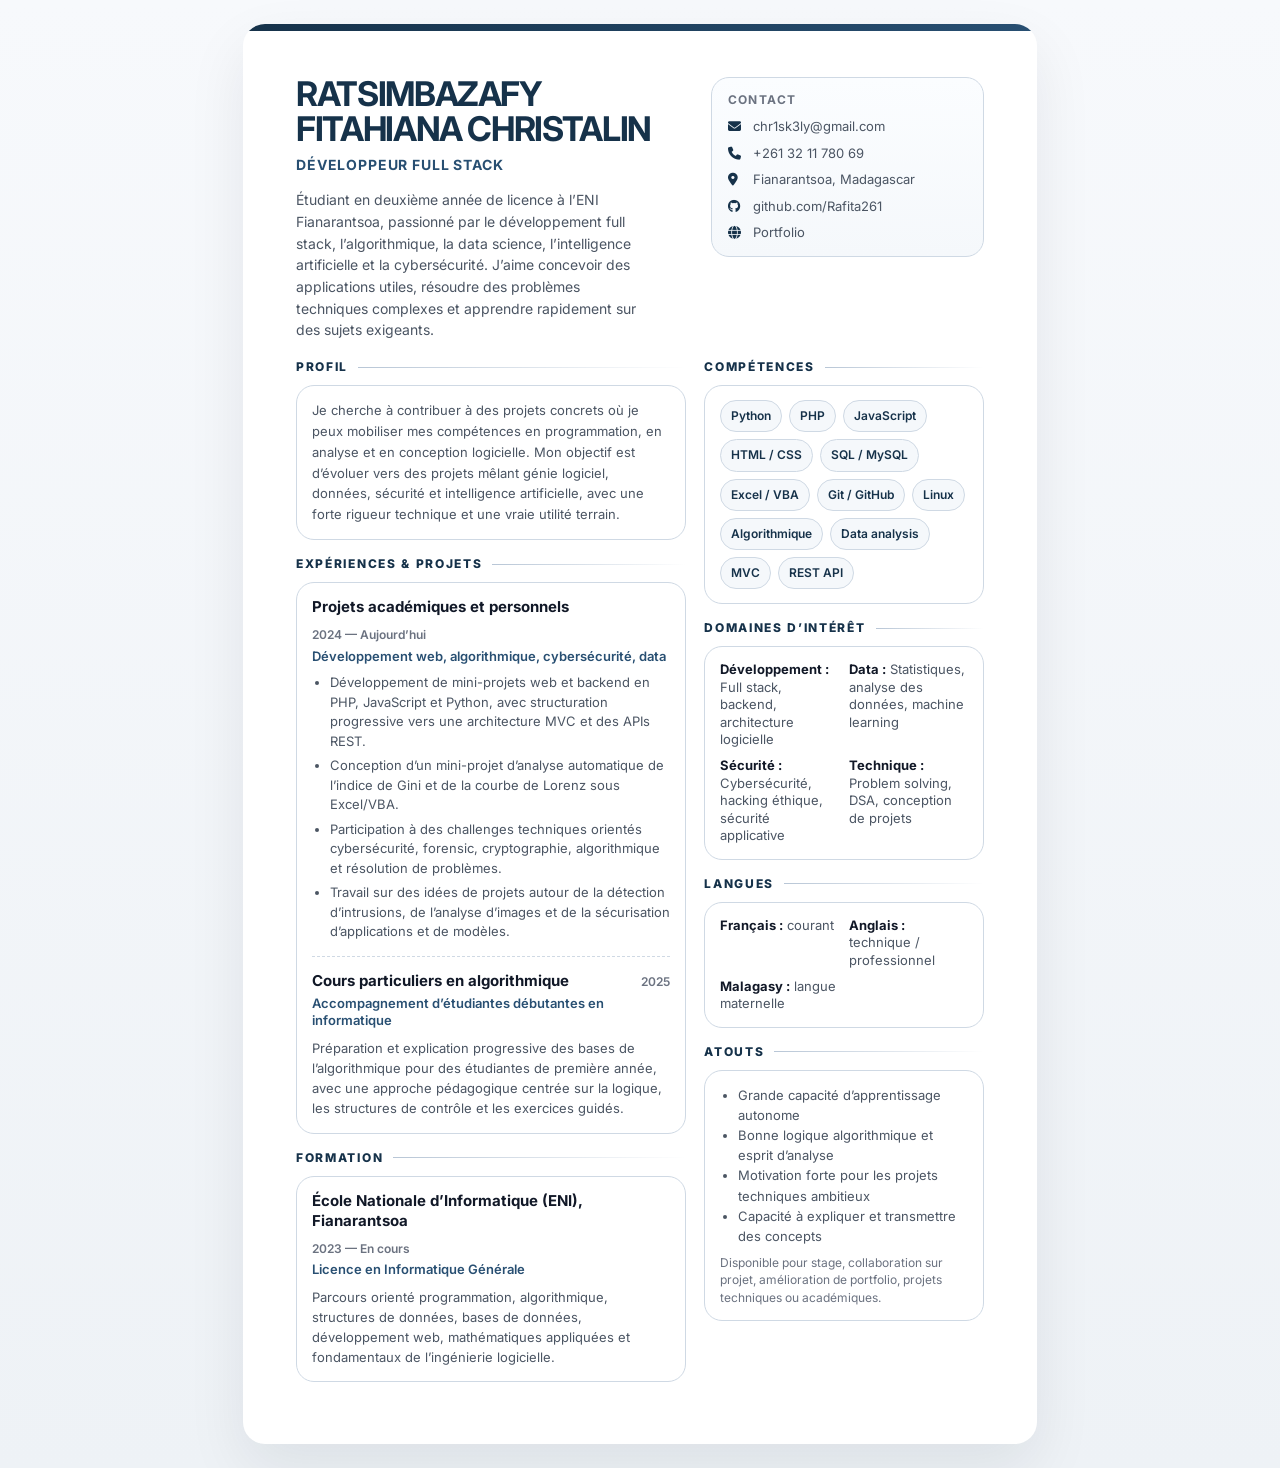
<file: CV.html>
<!DOCTYPE html>
<html lang="fr">
<head>
  <meta charset="UTF-8" />
  <meta name="viewport" content="width=device-width, initial-scale=1.0" />
  <title>CV — RATSIMBAZAFY Fitahiana Christalin</title>
  <link rel="preconnect" href="https://fonts.googleapis.com">
  <link rel="preconnect" href="https://fonts.gstatic.com" crossorigin>
  <link href="https://fonts.googleapis.com/css2?family=Inter:wght@400;500;600;700;800&display=swap" rel="stylesheet">
  <link rel="stylesheet" href="https://cdnjs.cloudflare.com/ajax/libs/font-awesome/6.5.2/css/all.min.css" />
  <style>
    :root {
      --paper: #ffffff;
      --bg: #eef2f6;
      --text: #111827;
      --muted: #4b5563;
      --soft: #6b7280;
      --line: #cfd9e4;
      --strong-line: #b8c6d6;
      --accent: #16324a;
      --accent-2: #284f72;
      --chip: #f5f8fb;
      --shadow: 0 24px 60px rgba(15, 23, 42, 0.08);
      --radius: 22px;
    }

    * {
      box-sizing: border-box;
    }

    html, body {
      margin: 0;
      padding: 0;
      background: linear-gradient(180deg, #f7f9fc 0%, var(--bg) 100%);
      color: var(--text);
      font-family: "Inter", system-ui, -apple-system, BlinkMacSystemFont, "Segoe UI", sans-serif;
      line-height: 1.35;
    }

    body {
      padding: 24px;
    }

    .page {
      width: 210mm;
      min-height: 297mm;
      margin: 0 auto;
      background: var(--paper);
      border-radius: var(--radius);
      box-shadow: var(--shadow);
      padding: 14mm 14mm 12mm;
      position: relative;
      overflow: hidden;
    }

    .page::before {
      content: "";
      position: absolute;
      inset: 0 0 auto 0;
      height: 7px;
      background: linear-gradient(90deg, var(--accent), var(--accent-2));
    }

    .header {
      display: grid;
      grid-template-columns: 1.45fr 1fr;
      gap: 18px;
      align-items: start;
      margin-bottom: 18px;
    }

    .identity h1 {
      margin: 0;
      font-size: 34px;
      line-height: 1.02;
      letter-spacing: -0.04em;
      text-transform: uppercase;
      color: var(--accent);
    }

    .identity .role {
      margin-top: 10px;
      font-size: 14px;
      font-weight: 700;
      letter-spacing: 0.06em;
      text-transform: uppercase;
      color: var(--accent-2);
    }

    .identity .summary {
      margin: 14px 0 0;
      font-size: 14px;
      color: var(--muted);
      line-height: 1.55;
      max-width: 90%;
    }

    .contact {
      border: 1px solid var(--line);
      border-radius: 18px;
      padding: 14px 16px;
      background: linear-gradient(180deg, #fbfdff 0%, #f5f8fb 100%);
    }

    .contact h2 {
      margin: 0 0 10px;
      font-size: 12px;
      text-transform: uppercase;
      letter-spacing: 0.12em;
      color: var(--soft);
    }

    .contact-list {
      display: grid;
      gap: 9px;
      font-size: 13px;
      color: var(--muted);
    }

    .contact-item {
      display: flex;
      align-items: flex-start;
      gap: 9px;
    }

    .contact-item i {
      width: 16px;
      margin-top: 2px;
      color: var(--accent);
    }

    .contact-item a {
      color: inherit;
      text-decoration: none;
    }

    .contact-item a:hover {
      text-decoration: underline;
    }

    .main {
      display: grid;
      grid-template-columns: 1.2fr 0.86fr;
      gap: 18px;
    }

    .section {
      margin-bottom: 16px;
      break-inside: avoid;
    }

    .section-title {
      display: flex;
      align-items: center;
      gap: 10px;
      margin-bottom: 10px;
      color: var(--accent);
    }

    .section-title .line {
      flex: 1;
      height: 1px;
      background: linear-gradient(90deg, var(--strong-line), transparent);
    }

    .section-title h2 {
      margin: 0;
      font-size: 12px;
      font-weight: 800;
      letter-spacing: 0.14em;
      text-transform: uppercase;
    }

    .card {
      border: 1px solid var(--line);
      border-radius: 18px;
      padding: 14px 15px;
      background: #fff;
    }

    .entry + .entry {
      margin-top: 14px;
      padding-top: 14px;
      border-top: 1px dashed var(--line);
    }

    .entry-head {
      display: flex;
      justify-content: space-between;
      gap: 10px;
      align-items: baseline;
      flex-wrap: wrap;
    }

    .entry-title {
      font-size: 15px;
      font-weight: 700;
      color: var(--text);
    }

    .entry-meta {
      font-size: 12px;
      color: var(--soft);
      font-weight: 600;
      white-space: nowrap;
    }

    .entry-subtitle {
      margin-top: 4px;
      font-size: 13px;
      color: var(--accent-2);
      font-weight: 600;
    }

    .entry p {
      margin: 8px 0 0;
      font-size: 13px;
      color: var(--muted);
      line-height: 1.55;
    }

    .entry ul {
      margin: 8px 0 0;
      padding-left: 18px;
      color: var(--muted);
      font-size: 13px;
      line-height: 1.5;
    }

    .entry li + li {
      margin-top: 5px;
    }

    .chips {
      display: flex;
      flex-wrap: wrap;
      gap: 7px;
    }

    .chip {
      padding: 7px 10px;
      border-radius: 999px;
      border: 1px solid var(--line);
      background: var(--chip);
      font-size: 12px;
      color: var(--accent);
      font-weight: 600;
    }

    .two-col-list {
      display: grid;
      grid-template-columns: 1fr 1fr;
      gap: 8px 10px;
      font-size: 13px;
      color: var(--muted);
    }

    .label {
      font-weight: 700;
      color: var(--text);
    }

    .small-note {
      margin-top: 8px;
      font-size: 12px;
      color: var(--soft);
      line-height: 1.45;
    }

    @media print {
      body {
        padding: 0;
        background: #fff;
      }

      .page {
        width: 100%;
        min-height: auto;
        box-shadow: none;
        border-radius: 0;
        margin: 0;
      }
    }

    @media (max-width: 980px) {
      body {
        padding: 10px;
      }

      .page {
        width: 100%;
        min-height: auto;
        padding: 20px;
        border-radius: 16px;
      }

      .header,
      .main {
        grid-template-columns: 1fr;
      }

      .identity .summary {
        max-width: 100%;
      }

      .two-col-list {
        grid-template-columns: 1fr;
      }
    }
  </style>
</head>
<body>
  <div class="page">
    <header class="header">
      <div class="identity">
        <h1>RATSIMBAZAFY<br>Fitahiana Christalin</h1>
        <div class="role">Développeur Full Stack</div>
        <p class="summary">
          Étudiant en deuxième année de licence à l’ENI Fianarantsoa, passionné par le développement full stack, l’algorithmique,
          la data science, l’intelligence artificielle et la cybersécurité. J’aime concevoir des applications utiles, résoudre des
          problèmes techniques complexes et apprendre rapidement sur des sujets exigeants.
        </p>
      </div>

      <aside class="contact">
        <h2>Contact</h2>
        <div class="contact-list">
          <div class="contact-item"><i class="fa-solid fa-envelope"></i><span><a href="mailto:chr1sk3ly@gmail.com">chr1sk3ly@gmail.com</a></span></div>
          <div class="contact-item"><i class="fa-solid fa-phone"></i><span>+261 32 11 780 69</span></div>
          <div class="contact-item"><i class="fa-solid fa-location-dot"></i><span>Fianarantsoa, Madagascar</span></div>
          <div class="contact-item"><i class="fa-brands fa-github"></i><span><a href="https://github.com/Rafita261" target="_blank">github.com/Rafita261</a></span></div>
          <div class="contact-item"><i class="fa-solid fa-globe"></i><span><a href="https://rafita261.github.io/Chriskely/" target="_blank">Portfolio</a></span></div>
        </div>
      </aside>
    </header>

    <main class="main">
      <section>
        <div class="section">
          <div class="section-title"><h2>Profil</h2><div class="line"></div></div>
          <div class="card">
            <p style="margin:0; font-size:13px; color:var(--muted); line-height:1.6;">
              Je cherche à contribuer à des projets concrets où je peux mobiliser mes compétences en programmation,
              en analyse et en conception logicielle. Mon objectif est d’évoluer vers des projets mêlant génie logiciel,
              données, sécurité et intelligence artificielle, avec une forte rigueur technique et une vraie utilité terrain.
            </p>
          </div>
        </div>

        <div class="section">
          <div class="section-title"><h2>Expériences & projets</h2><div class="line"></div></div>
          <div class="card">
            <div class="entry">
              <div class="entry-head">
                <div class="entry-title">Projets académiques et personnels</div>
                <div class="entry-meta">2024 — Aujourd’hui</div>
              </div>
              <div class="entry-subtitle">Développement web, algorithmique, cybersécurité, data</div>
              <ul>
                <li>Développement de mini-projets web et backend en PHP, JavaScript et Python, avec structuration progressive vers une architecture MVC et des APIs REST.</li>
                <li>Conception d’un mini-projet d’analyse automatique de l’indice de Gini et de la courbe de Lorenz sous Excel/VBA.</li>
                <li>Participation à des challenges techniques orientés cybersécurité, forensic, cryptographie, algorithmique et résolution de problèmes.</li>
                <li>Travail sur des idées de projets autour de la détection d’intrusions, de l’analyse d’images et de la sécurisation d’applications et de modèles.</li>
              </ul>
            </div>

            <div class="entry">
              <div class="entry-head">
                <div class="entry-title">Cours particuliers en algorithmique</div>
                <div class="entry-meta">2025</div>
              </div>
              <div class="entry-subtitle">Accompagnement d’étudiantes débutantes en informatique</div>
              <p>
                Préparation et explication progressive des bases de l’algorithmique pour des étudiantes de première année,
                avec une approche pédagogique centrée sur la logique, les structures de contrôle et les exercices guidés.
              </p>
            </div>
          </div>
        </div>

        <div class="section">
          <div class="section-title"><h2>Formation</h2><div class="line"></div></div>
          <div class="card">
            <div class="entry">
              <div class="entry-head">
                <div class="entry-title">École Nationale d’Informatique (ENI), Fianarantsoa</div>
                <div class="entry-meta">2023 — En cours</div>
              </div>
              <div class="entry-subtitle">Licence en Informatique Générale</div>
              <p>
                Parcours orienté programmation, algorithmique, structures de données, bases de données, développement web,
                mathématiques appliquées et fondamentaux de l’ingénierie logicielle.
              </p>
            </div>
          </div>
        </div>
      </section>

      <section>
        <div class="section">
          <div class="section-title"><h2>Compétences</h2><div class="line"></div></div>
          <div class="card">
            <div class="chips">
              <span class="chip">Python</span>
              <span class="chip">PHP</span>
              <span class="chip">JavaScript</span>
              <span class="chip">HTML / CSS</span>
              <span class="chip">SQL / MySQL</span>
              <span class="chip">Excel / VBA</span>
              <span class="chip">Git / GitHub</span>
              <span class="chip">Linux</span>
              <span class="chip">Algorithmique</span>
              <span class="chip">Data analysis</span>
              <span class="chip">MVC</span>
              <span class="chip">REST API</span>
            </div>
          </div>
        </div>

        <div class="section">
          <div class="section-title"><h2>Domaines d’intérêt</h2><div class="line"></div></div>
          <div class="card">
            <div class="two-col-list">
              <div><span class="label">Développement :</span> Full stack, backend, architecture logicielle</div>
              <div><span class="label">Data :</span> Statistiques, analyse des données, machine learning</div>
              <div><span class="label">Sécurité :</span> Cybersécurité, hacking éthique, sécurité applicative</div>
              <div><span class="label">Technique :</span> Problem solving, DSA, conception de projets</div>
            </div>
          </div>
        </div>

        <div class="section">
          <div class="section-title"><h2>Langues</h2><div class="line"></div></div>
          <div class="card">
            <div class="two-col-list">
              <div><span class="label">Français :</span> courant</div>
              <div><span class="label">Anglais :</span> technique / professionnel</div>
              <div><span class="label">Malagasy :</span> langue maternelle</div>
            </div>
          </div>
        </div>

        <div class="section">
          <div class="section-title"><h2>Atouts</h2><div class="line"></div></div>
          <div class="card">
            <ul style="margin:0; padding-left:18px; color:var(--muted); font-size:13px; line-height:1.55;">
              <li>Grande capacité d’apprentissage autonome</li>
              <li>Bonne logique algorithmique et esprit d’analyse</li>
              <li>Motivation forte pour les projets techniques ambitieux</li>
              <li>Capacité à expliquer et transmettre des concepts</li>
            </ul>
            <div class="small-note">
              Disponible pour stage, collaboration sur projet, amélioration de portfolio, projets techniques ou académiques.
            </div>
          </div>
        </div>
      </section>
    </main>
  </div>
</body>
</html>
</file>
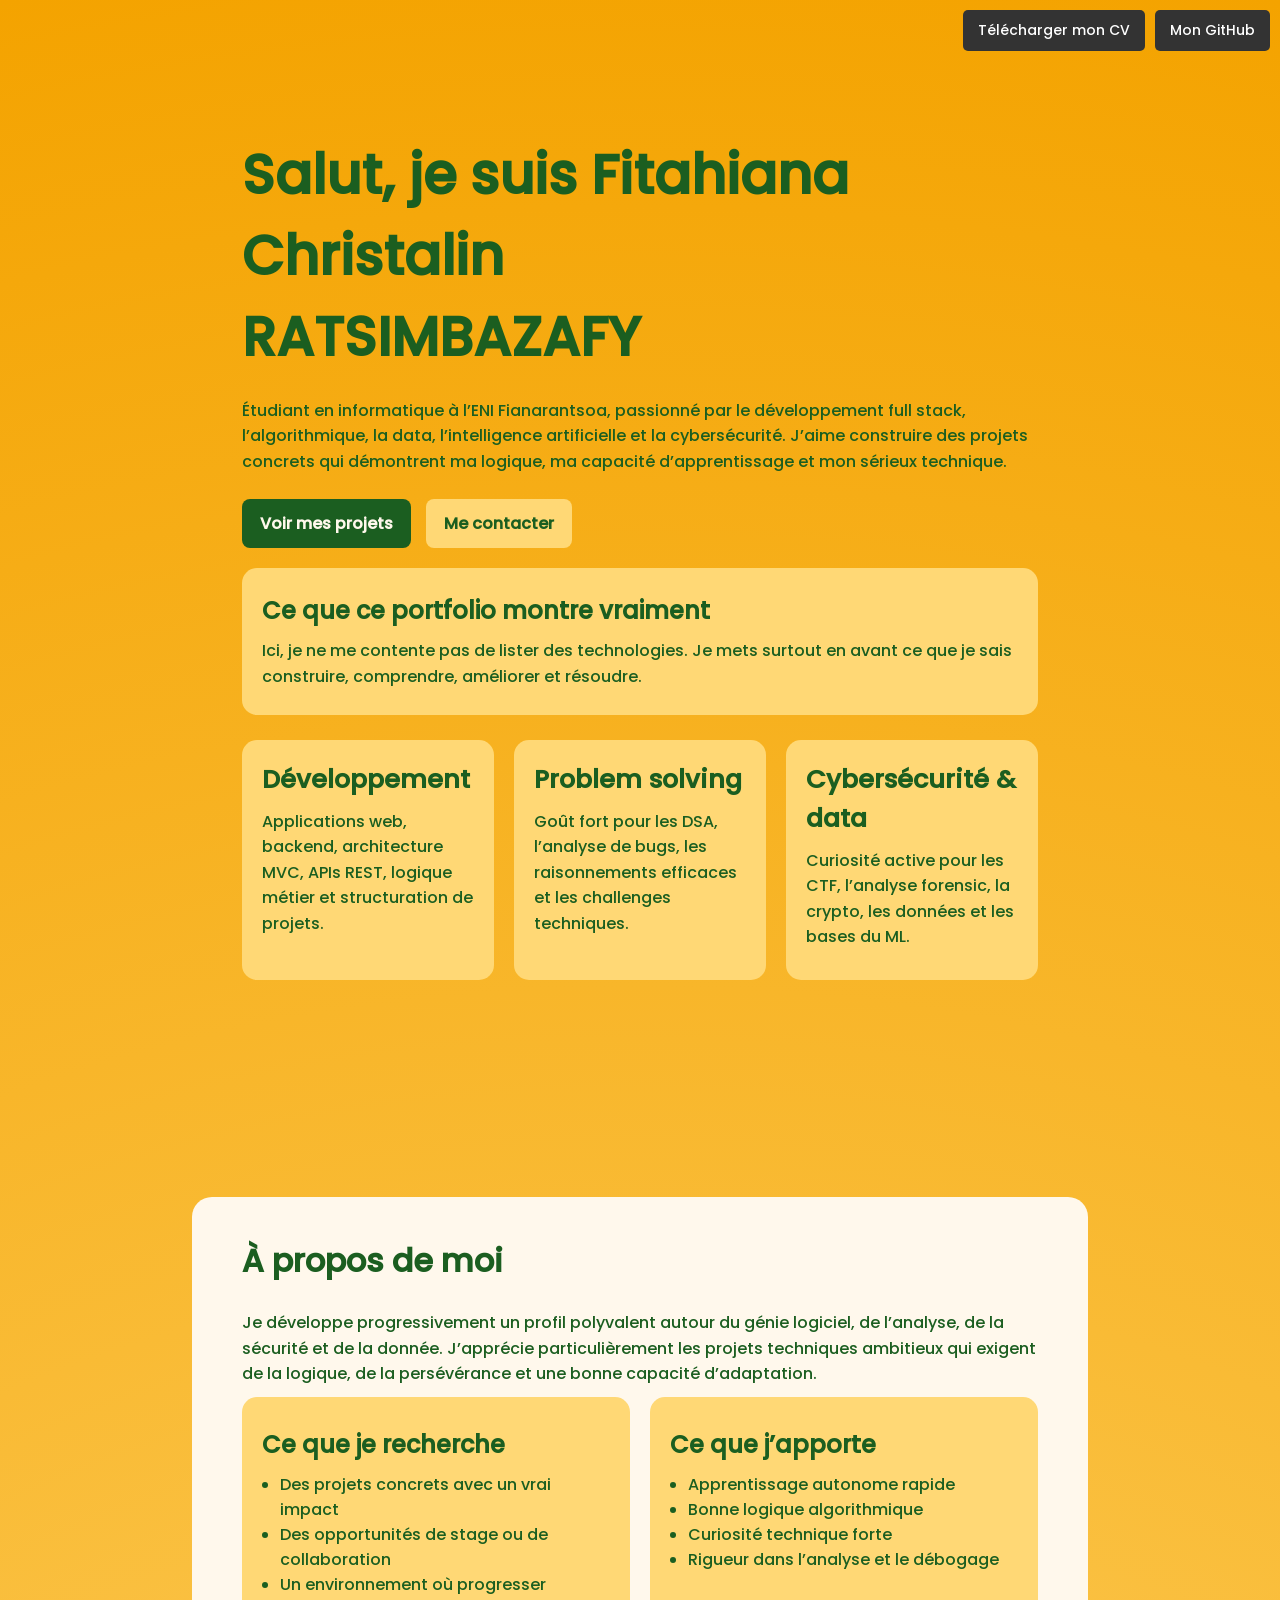
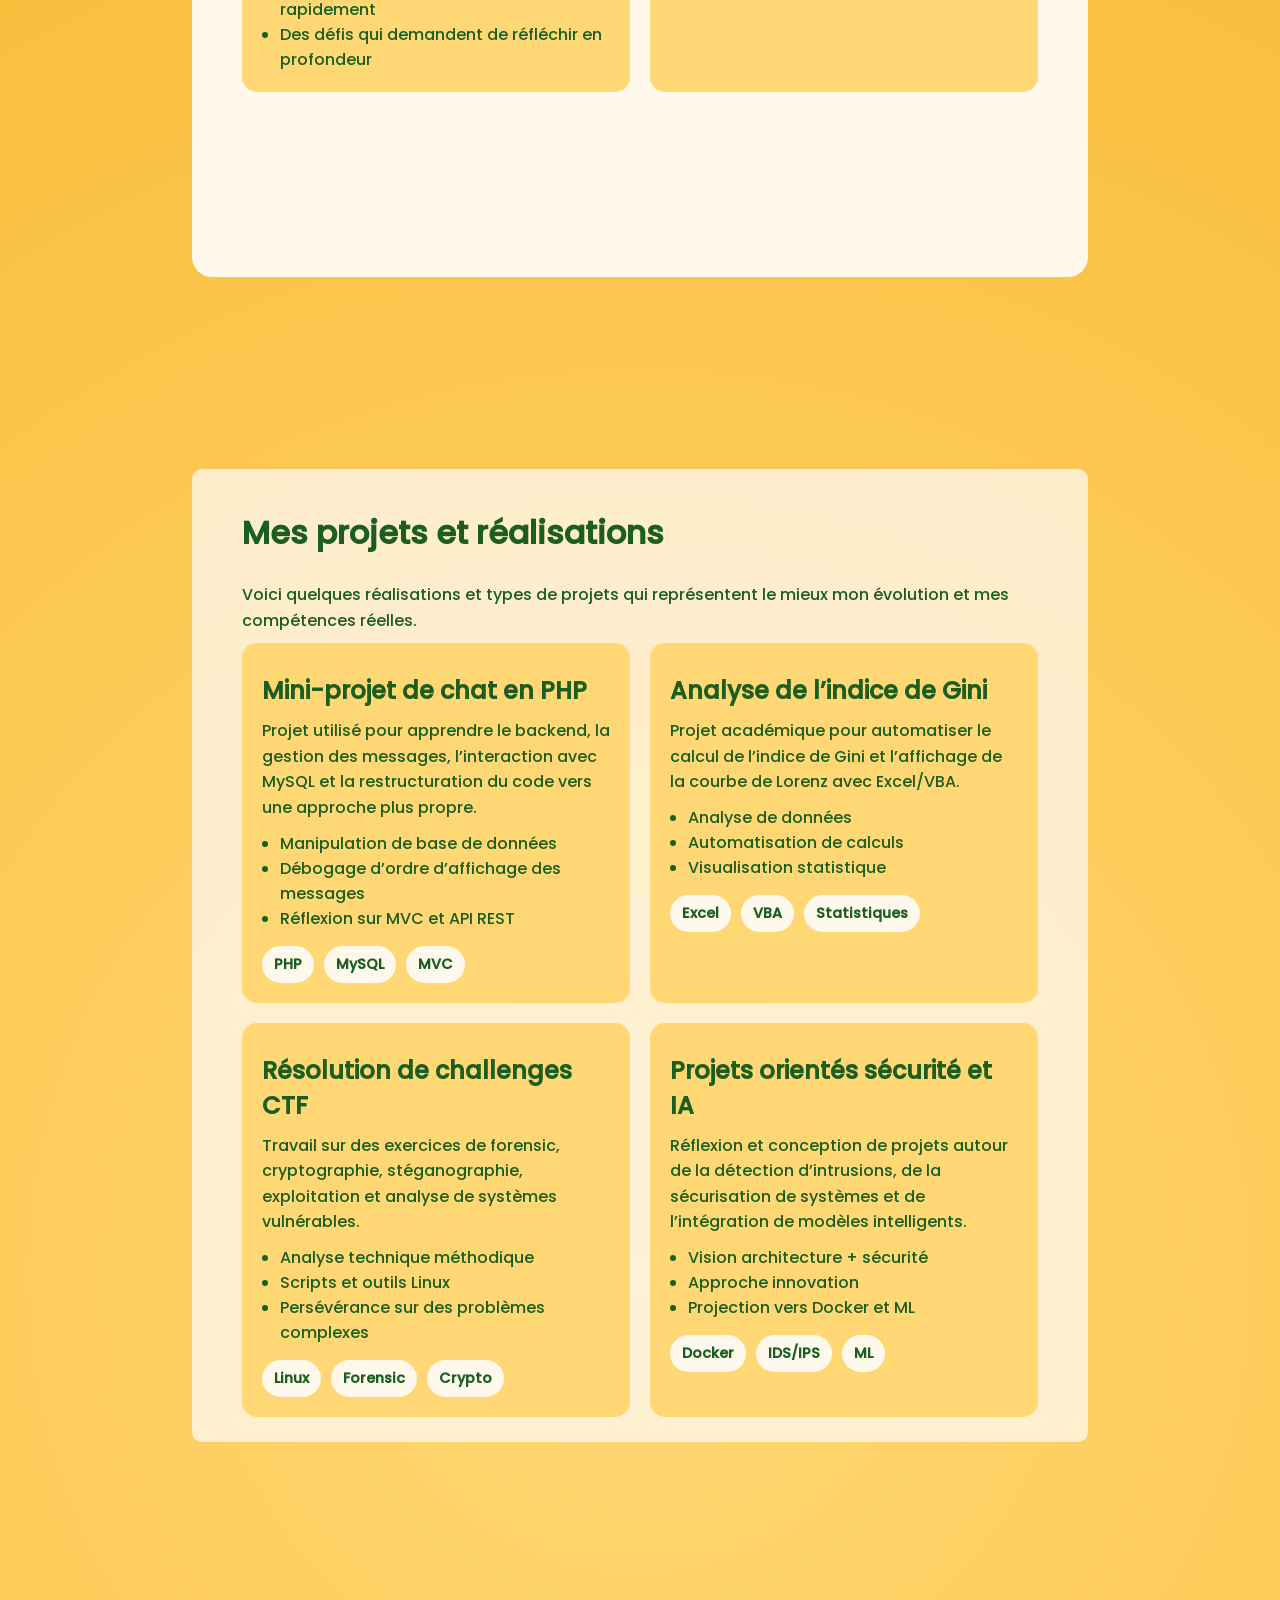
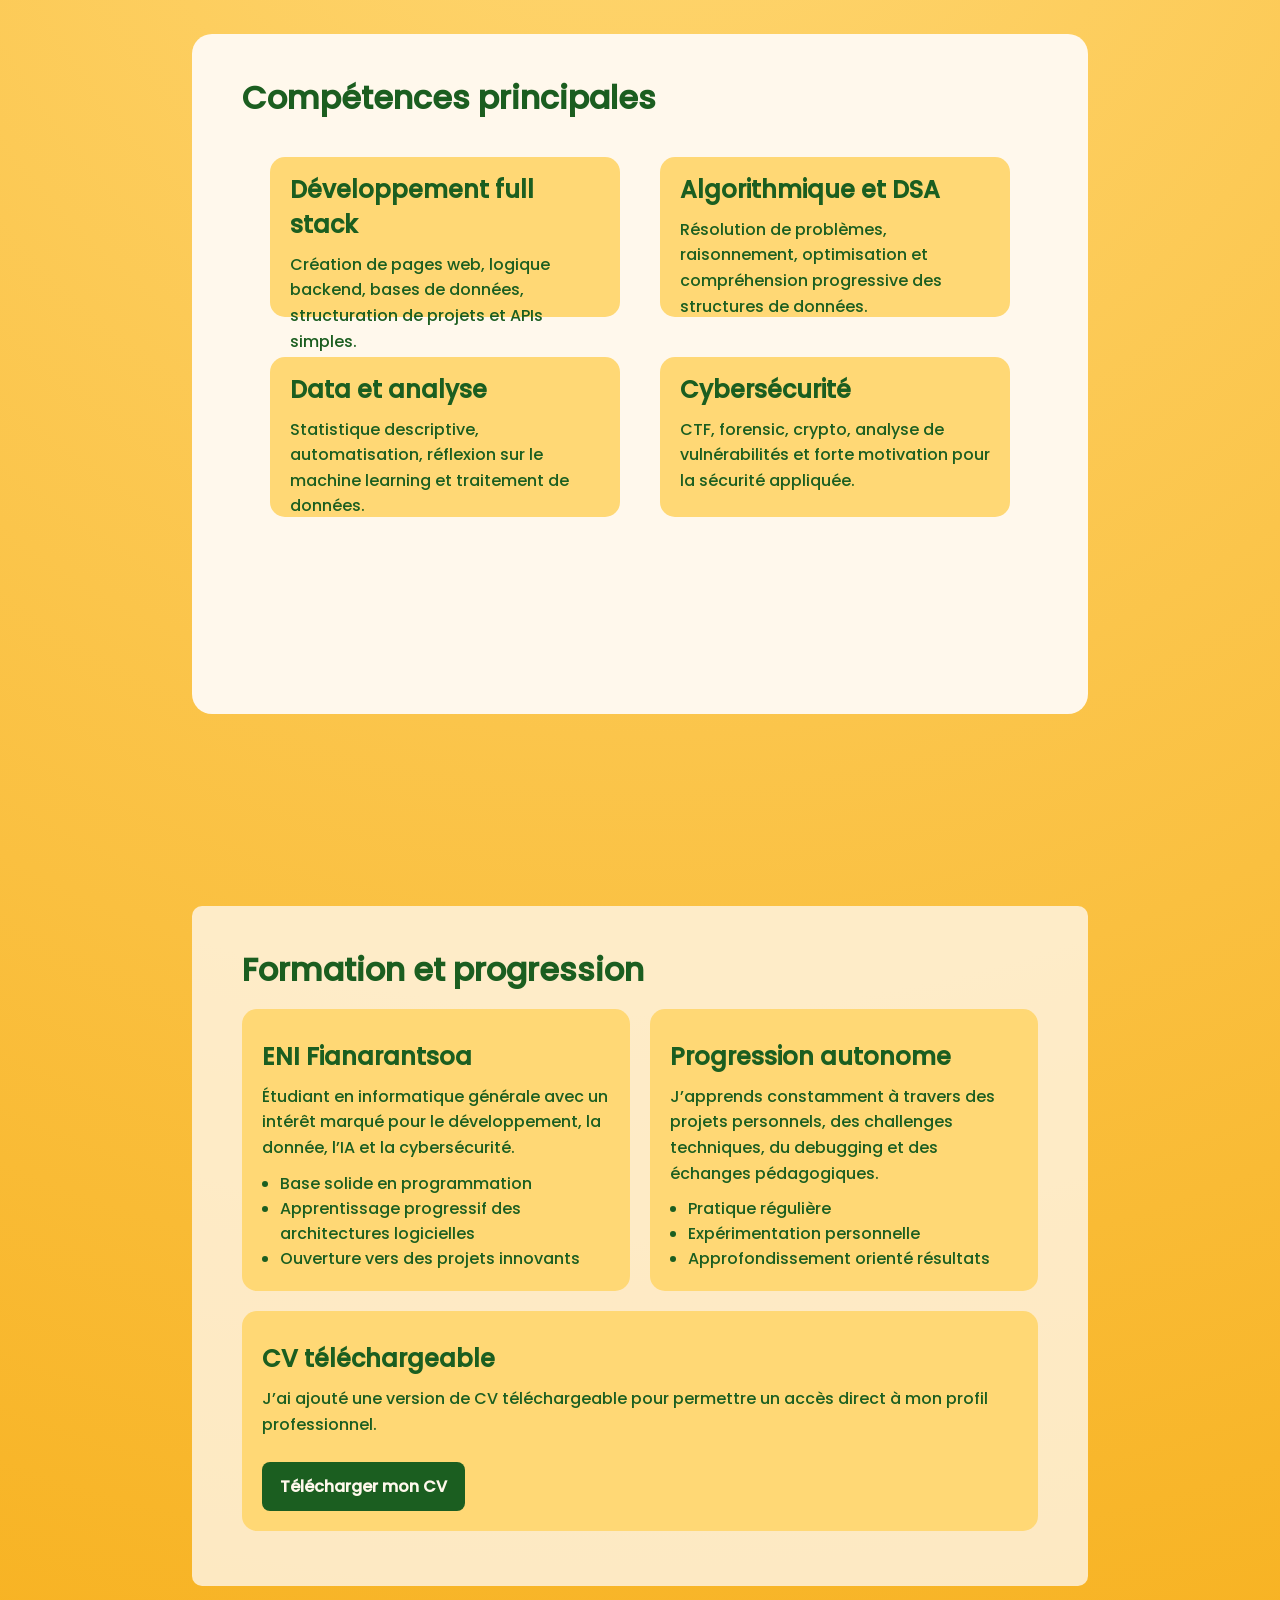
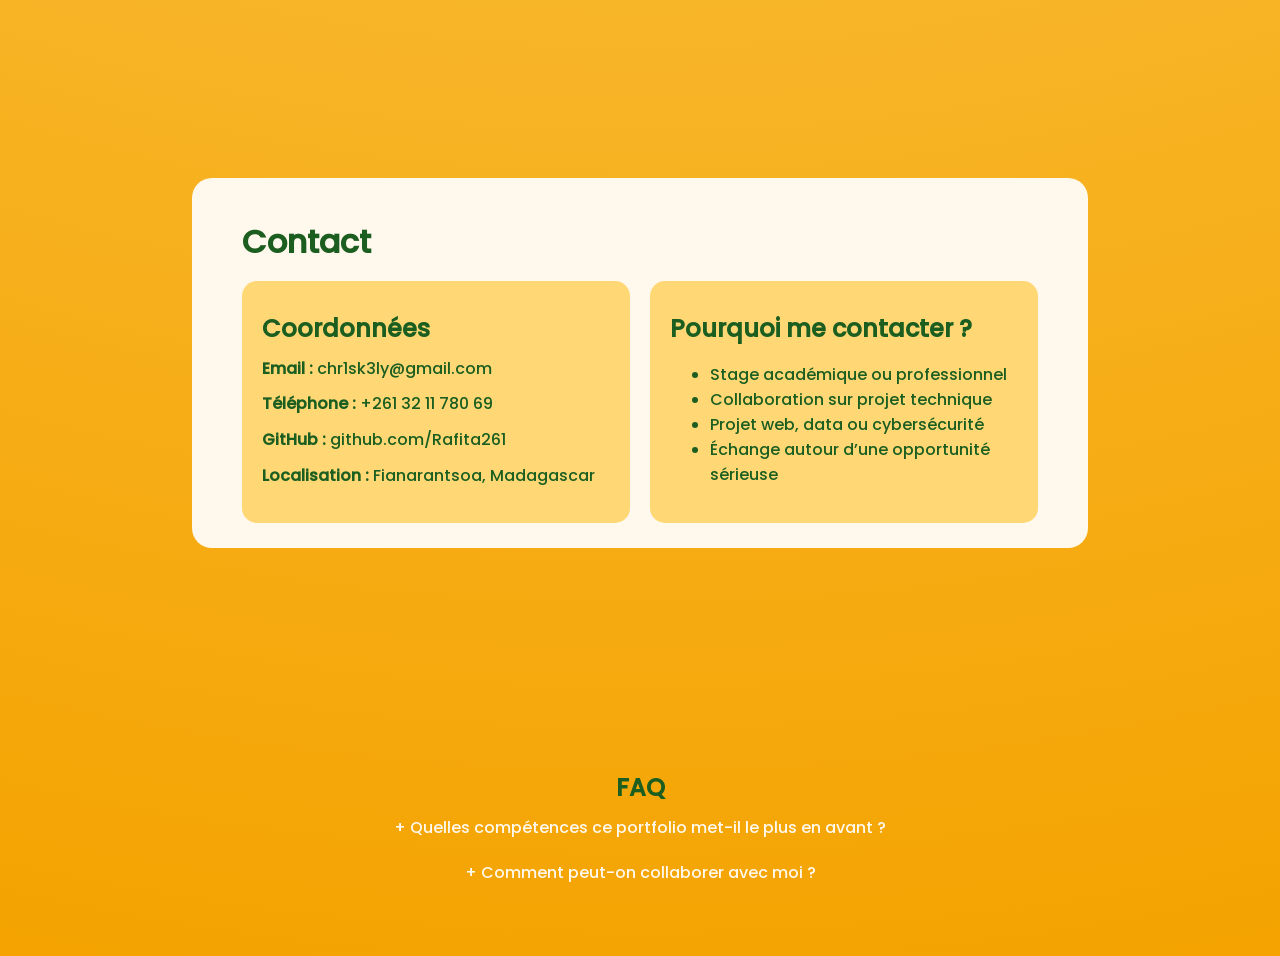
<file: portfolio-same-style.html>
<!DOCTYPE html>
<html lang="fr">
<head>
    <meta charset="UTF-8">
    <meta name="viewport" content="width=device-width, initial-scale=1.0">
    <title>Portfolio | Fitahiana Christalin</title>
    <link rel="stylesheet" href="./index.css">
    <link rel="stylesheet" href="./min_screen.css">
    <style>
        .top-right-links {
            position: fixed;
            top: 10px;
            right: 10px;
            display: flex;
            gap: 10px;
            z-index: 10;
            flex-wrap: wrap;
            justify-content: flex-end;
        }

        .top-right-links a {
            padding: 10px 15px;
            background-color: #333333;
            color: white;
            text-decoration: none;
            border-radius: 5px;
            font-size: 14px;
        }

        .top-right-links a:hover {
            transform: scale(1.05);
        }

        .cta-row {
            display: flex;
            gap: 15px;
            flex-wrap: wrap;
            margin-top: 25px;
        }

        .cta-row a {
            display: inline-block;
            padding: 12px 18px;
            border-radius: 8px;
            text-decoration: none;
            font-weight: 600;
        }

        .btn-primary {
            background-color: #1B5E20;
            color: #FFF8EC;
        }

        .btn-secondary {
            background-color: #FFD875;
            color: #1B5E20;
        }

        .highlight-box {
            background-color: #FFD875;
            border-radius: 15px;
            padding: 15px 20px;
            margin-top: 20px;
        }

        .stat-grid,
        .project-grid,
        .journey-grid,
        .contact-grid,
        .skill-grid {
            display: grid;
            gap: 20px;
        }

        .stat-grid {
            grid-template-columns: repeat(3, minmax(0, 1fr));
            margin-top: 25px;
        }

        .stat-card,
        .project-card,
        .journey-card,
        .contact-card,
        .skill-card,
        .cv-card {
            background-color: #FFD875;
            border-radius: 15px;
            padding: 20px;
        }

        .stat-card strong {
            font-size: 1.6em;
            display: block;
            margin-bottom: 8px;
        }

        .project-grid {
            grid-template-columns: repeat(2, minmax(0, 1fr));
        }

        .project-card:hover,
        .stat-card:hover,
        .journey-card:hover,
        .skill-card:hover,
        .cv-card:hover {
            transform: scale(1.02);
            transition: transform 0.3s ease;
        }

        .pill-row {
            display: flex;
            gap: 10px;
            flex-wrap: wrap;
            margin-top: 15px;
        }

        .pill {
            background-color: #FFF8EC;
            color: #1B5E20;
            padding: 8px 12px;
            border-radius: 999px;
            font-size: 0.9em;
            font-weight: 600;
        }

        .journey-grid,
        .contact-grid,
        .skill-grid {
            grid-template-columns: repeat(2, minmax(0, 1fr));
        }

        .skill-card ul,
        .project-card ul,
        .journey-card ul,
        .cv-card ul {
            margin: 10px 0 0;
            padding-left: 18px;
        }

        .section-intro {
            max-width: 850px;
        }

        .cv-card {
            margin-top: 20px;
        }

        .footer-answer {
            margin-top: 10px;
            color: #FFF8EC;
        }

        @media (max-width: 768px) {
            .top-right-links {
                position: static;
                margin: 15px 15px 0;
                justify-content: center;
            }

            .project-grid,
            .stat-grid,
            .journey-grid,
            .contact-grid,
            .skill-grid {
                grid-template-columns: 1fr;
            }

            .cta-row {
                flex-direction: column;
            }
        }
    </style>
</head>
<body>
    <div class="top-right-links">
        <a href="CV.html" download>Télécharger mon CV</a>
        <a href="https://github.com/Rafita261" target="_blank" rel="noopener noreferrer">Mon GitHub</a>
    </div>

    <section id="home" class="fade-in">
        <div class="flex-row">
            <div>
                <h1 class="animate-text">Salut, je suis Fitahiana Christalin <br> RATSIMBAZAFY</h1>
                <p class="animate-text">Étudiant en informatique à l’ENI Fianarantsoa, passionné par le développement full stack, l’algorithmique, la data, l’intelligence artificielle et la cybersécurité. J’aime construire des projets concrets qui démontrent ma logique, ma capacité d’apprentissage et mon sérieux technique.</p>
                <div class="cta-row">
                    <a class="btn-primary" href="#projects">Voir mes projets</a>
                    <a class="btn-secondary" href="#contact">Me contacter</a>
                </div>
                <div class="highlight-box">
                    <h3>Ce que ce portfolio montre vraiment</h3>
                    <p>Ici, je ne me contente pas de lister des technologies. Je mets surtout en avant ce que je sais construire, comprendre, améliorer et résoudre.</p>
                </div>
            </div>
        </div>

        <div class="stat-grid">
            <div class="stat-card">
                <strong>Développement</strong>
                <p>Applications web, backend, architecture MVC, APIs REST, logique métier et structuration de projets.</p>
            </div>
            <div class="stat-card">
                <strong>Problem solving</strong>
                <p>Goût fort pour les DSA, l’analyse de bugs, les raisonnements efficaces et les challenges techniques.</p>
            </div>
            <div class="stat-card">
                <strong>Cybersécurité & data</strong>
                <p>Curiosité active pour les CTF, l’analyse forensic, la crypto, les données et les bases du ML.</p>
            </div>
        </div>
    </section>

    <section id="about">
        <h2>À propos de moi</h2>
        <p class="section-intro">Je développe progressivement un profil polyvalent autour du génie logiciel, de l’analyse, de la sécurité et de la donnée. J’apprécie particulièrement les projets techniques ambitieux qui exigent de la logique, de la persévérance et une bonne capacité d’adaptation.</p>
        <div class="skill-grid">
            <div class="skill-card">
                <h3>Ce que je recherche</h3>
                <ul>
                    <li>Des projets concrets avec un vrai impact</li>
                    <li>Des opportunités de stage ou de collaboration</li>
                    <li>Un environnement où progresser rapidement</li>
                    <li>Des défis qui demandent de réfléchir en profondeur</li>
                </ul>
            </div>
            <div class="skill-card">
                <h3>Ce que j’apporte</h3>
                <ul>
                    <li>Apprentissage autonome rapide</li>
                    <li>Bonne logique algorithmique</li>
                    <li>Curiosité technique forte</li>
                    <li>Rigueur dans l’analyse et le débogage</li>
                </ul>
            </div>
        </div>
    </section>

    <section id="projects">
        <h2>Mes projets et réalisations</h2>
        <p class="section-intro">Voici quelques réalisations et types de projets qui représentent le mieux mon évolution et mes compétences réelles.</p>
        <div class="project-grid">
            <div class="project-card">
                <h3>Mini-projet de chat en PHP</h3>
                <p>Projet utilisé pour apprendre le backend, la gestion des messages, l’interaction avec MySQL et la restructuration du code vers une approche plus propre.</p>
                <ul>
                    <li>Manipulation de base de données</li>
                    <li>Débogage d’ordre d’affichage des messages</li>
                    <li>Réflexion sur MVC et API REST</li>
                </ul>
                <div class="pill-row">
                    <span class="pill">PHP</span>
                    <span class="pill">MySQL</span>
                    <span class="pill">MVC</span>
                </div>
            </div>

            <div class="project-card">
                <h3>Analyse de l’indice de Gini</h3>
                <p>Projet académique pour automatiser le calcul de l’indice de Gini et l’affichage de la courbe de Lorenz avec Excel/VBA.</p>
                <ul>
                    <li>Analyse de données</li>
                    <li>Automatisation de calculs</li>
                    <li>Visualisation statistique</li>
                </ul>
                <div class="pill-row">
                    <span class="pill">Excel</span>
                    <span class="pill">VBA</span>
                    <span class="pill">Statistiques</span>
                </div>
            </div>

            <div class="project-card">
                <h3>Résolution de challenges CTF</h3>
                <p>Travail sur des exercices de forensic, cryptographie, stéganographie, exploitation et analyse de systèmes vulnérables.</p>
                <ul>
                    <li>Analyse technique méthodique</li>
                    <li>Scripts et outils Linux</li>
                    <li>Persévérance sur des problèmes complexes</li>
                </ul>
                <div class="pill-row">
                    <span class="pill">Linux</span>
                    <span class="pill">Forensic</span>
                    <span class="pill">Crypto</span>
                </div>
            </div>

            <div class="project-card">
                <h3>Projets orientés sécurité et IA</h3>
                <p>Réflexion et conception de projets autour de la détection d’intrusions, de la sécurisation de systèmes et de l’intégration de modèles intelligents.</p>
                <ul>
                    <li>Vision architecture + sécurité</li>
                    <li>Approche innovation</li>
                    <li>Projection vers Docker et ML</li>
                </ul>
                <div class="pill-row">
                    <span class="pill">Docker</span>
                    <span class="pill">IDS/IPS</span>
                    <span class="pill">ML</span>
                </div>
            </div>
        </div>
    </section>

    <section id="services">
        <h2>Compétences principales</h2>
        <div class="flex-row services">
            <div>
                <h3>Développement full stack</h3>
                <p>Création de pages web, logique backend, bases de données, structuration de projets et APIs simples.</p>
            </div>
            <div>
                <h3>Algorithmique et DSA</h3>
                <p>Résolution de problèmes, raisonnement, optimisation et compréhension progressive des structures de données.</p>
            </div>
            <div>
                <h3>Data et analyse</h3>
                <p>Statistique descriptive, automatisation, réflexion sur le machine learning et traitement de données.</p>
            </div>
            <div>
                <h3>Cybersécurité</h3>
                <p>CTF, forensic, crypto, analyse de vulnérabilités et forte motivation pour la sécurité appliquée.</p>
            </div>
        </div>
    </section>

    <section id="journey">
        <h2>Formation et progression</h2>
        <div class="journey-grid">
            <div class="journey-card">
                <h3>ENI Fianarantsoa</h3>
                <p>Étudiant en informatique générale avec un intérêt marqué pour le développement, la donnée, l’IA et la cybersécurité.</p>
                <ul>
                    <li>Base solide en programmation</li>
                    <li>Apprentissage progressif des architectures logicielles</li>
                    <li>Ouverture vers des projets innovants</li>
                </ul>
            </div>
            <div class="journey-card">
                <h3>Progression autonome</h3>
                <p>J’apprends constamment à travers des projets personnels, des challenges techniques, du debugging et des échanges pédagogiques.</p>
                <ul>
                    <li>Pratique régulière</li>
                    <li>Expérimentation personnelle</li>
                    <li>Approfondissement orienté résultats</li>
                </ul>
            </div>
        </div>
        <div class="cv-card">
            <h3>CV téléchargeable</h3>
            <p>J’ai ajouté une version de CV téléchargeable pour permettre un accès direct à mon profil professionnel.</p>
            <div class="cta-row">
                <a class="btn-primary" href="CV.html" download>Télécharger mon CV</a>
            </div>
        </div>
    </section>

    <section id="contact" style="min-height: auto;">
        <h2>Contact</h2>
        <div class="contact-grid">
            <div class="contact-card">
                <h3>Coordonnées</h3>
                <p><strong>Email :</strong> chr1sk3ly@gmail.com</p>
                <p><strong>Téléphone :</strong> +261 32 11 780 69</p>
                <p><strong>GitHub :</strong> github.com/Rafita261</p>
                <p><strong>Localisation :</strong> Fianarantsoa, Madagascar</p>
            </div>
            <div class="contact-card">
                <h3>Pourquoi me contacter ?</h3>
                <ul>
                    <li>Stage académique ou professionnel</li>
                    <li>Collaboration sur projet technique</li>
                    <li>Projet web, data ou cybersécurité</li>
                    <li>Échange autour d’une opportunité sérieuse</li>
                </ul>
            </div>
        </div>
    </section>

    <footer>
        <div>
            <h3>FAQ</h3>
            <p style="cursor: pointer;" onclick="toggleFaq(1)"><span id="sign1">+</span> Quelles compétences ce portfolio met-il le plus en avant ?</p>
            <div id="res1" class="footer-answer"></div>
            <p style="cursor: pointer;" onclick="toggleFaq(2)"><span id="sign2">+</span> Comment peut-on collaborer avec moi ?</p>
            <div id="res2" class="footer-answer"></div>
        </div>
    </footer>

    <script>
        const faq = {
            1: "Développement full stack, algorithmique, analyse de données, cybersécurité et capacité à apprendre vite sur des sujets techniques.",
            2: "Par mail pour un stage, un projet, une collaboration technique ou une opportunité liée au développement, à la data ou à la cybersécurité."
        };

        function toggleFaq(i) {
            const sign = document.getElementById(`sign${i}`);
            const res = document.getElementById(`res${i}`);
            if (sign.innerText === '+') {
                res.innerText = faq[i];
                sign.innerText = '-';
            } else {
                res.innerText = '';
                sign.innerText = '+';
            }
        }
    </script>
</body>
</html>
</file>
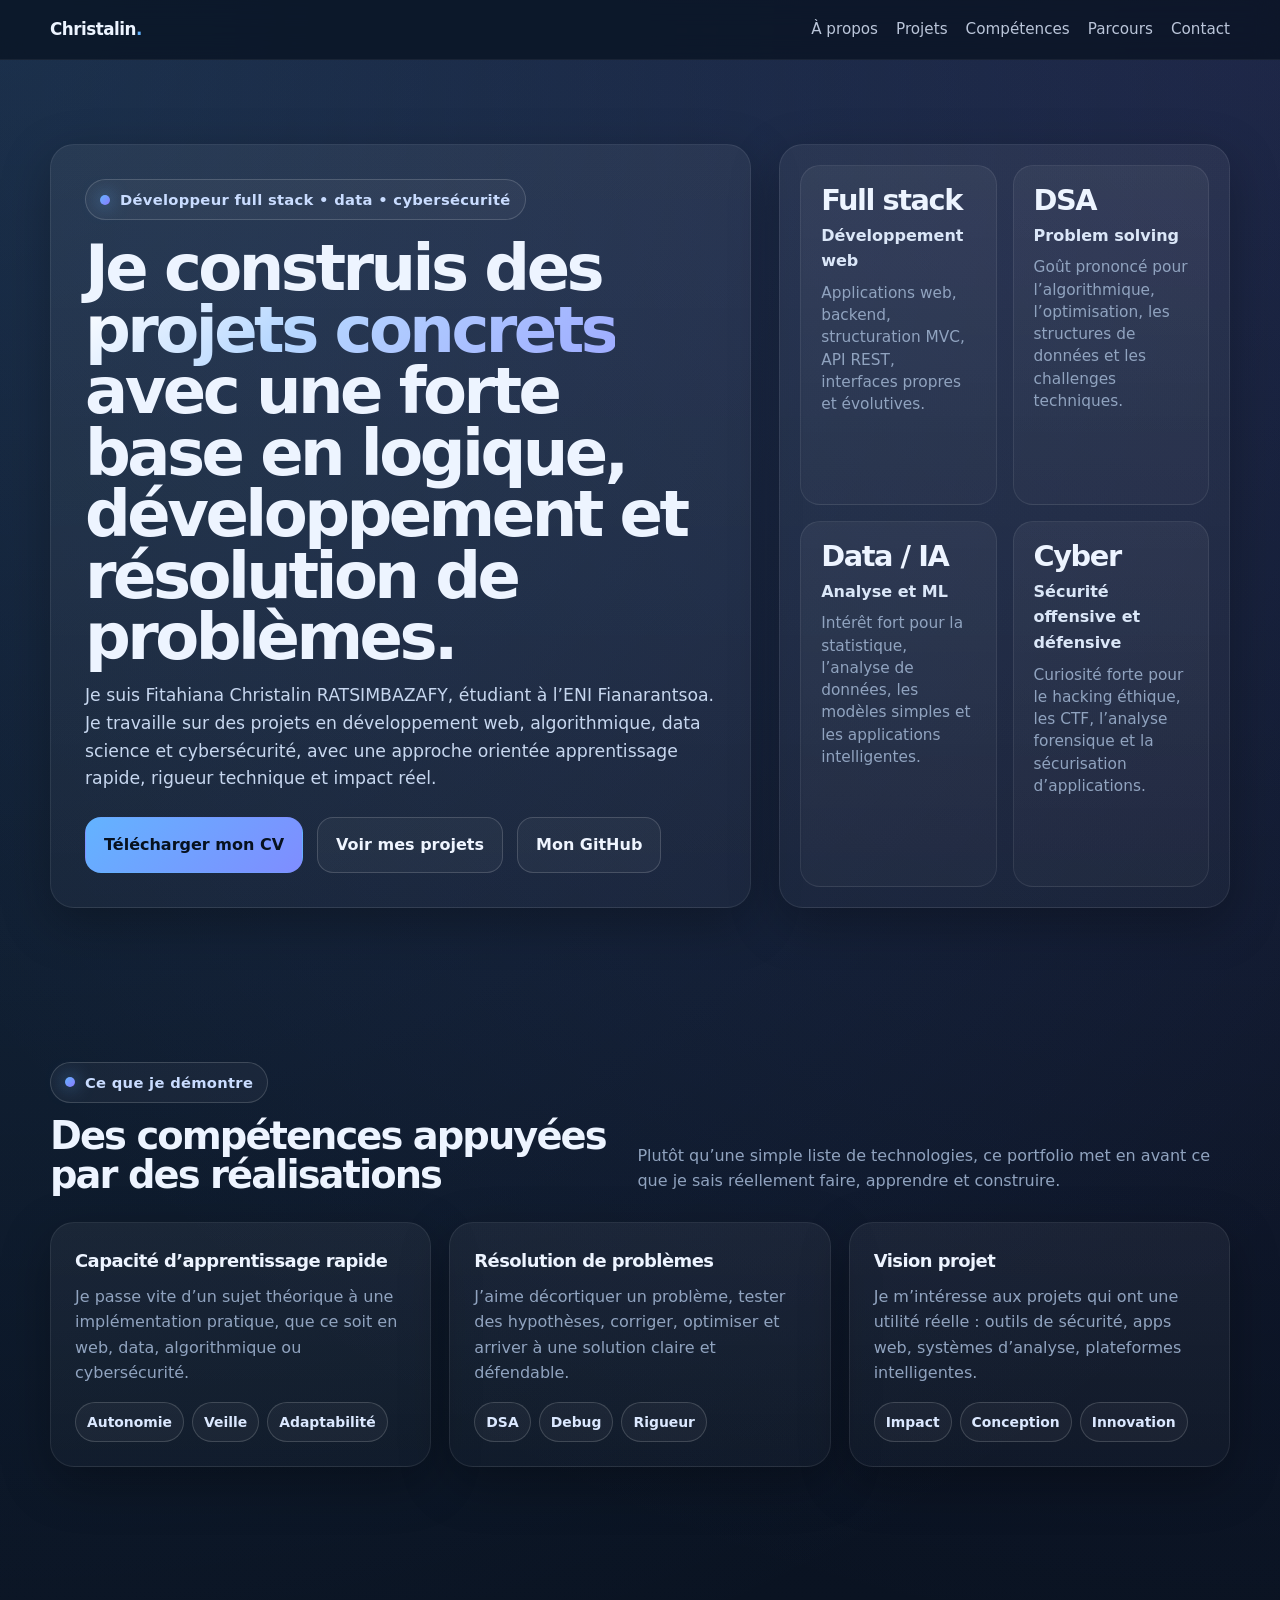
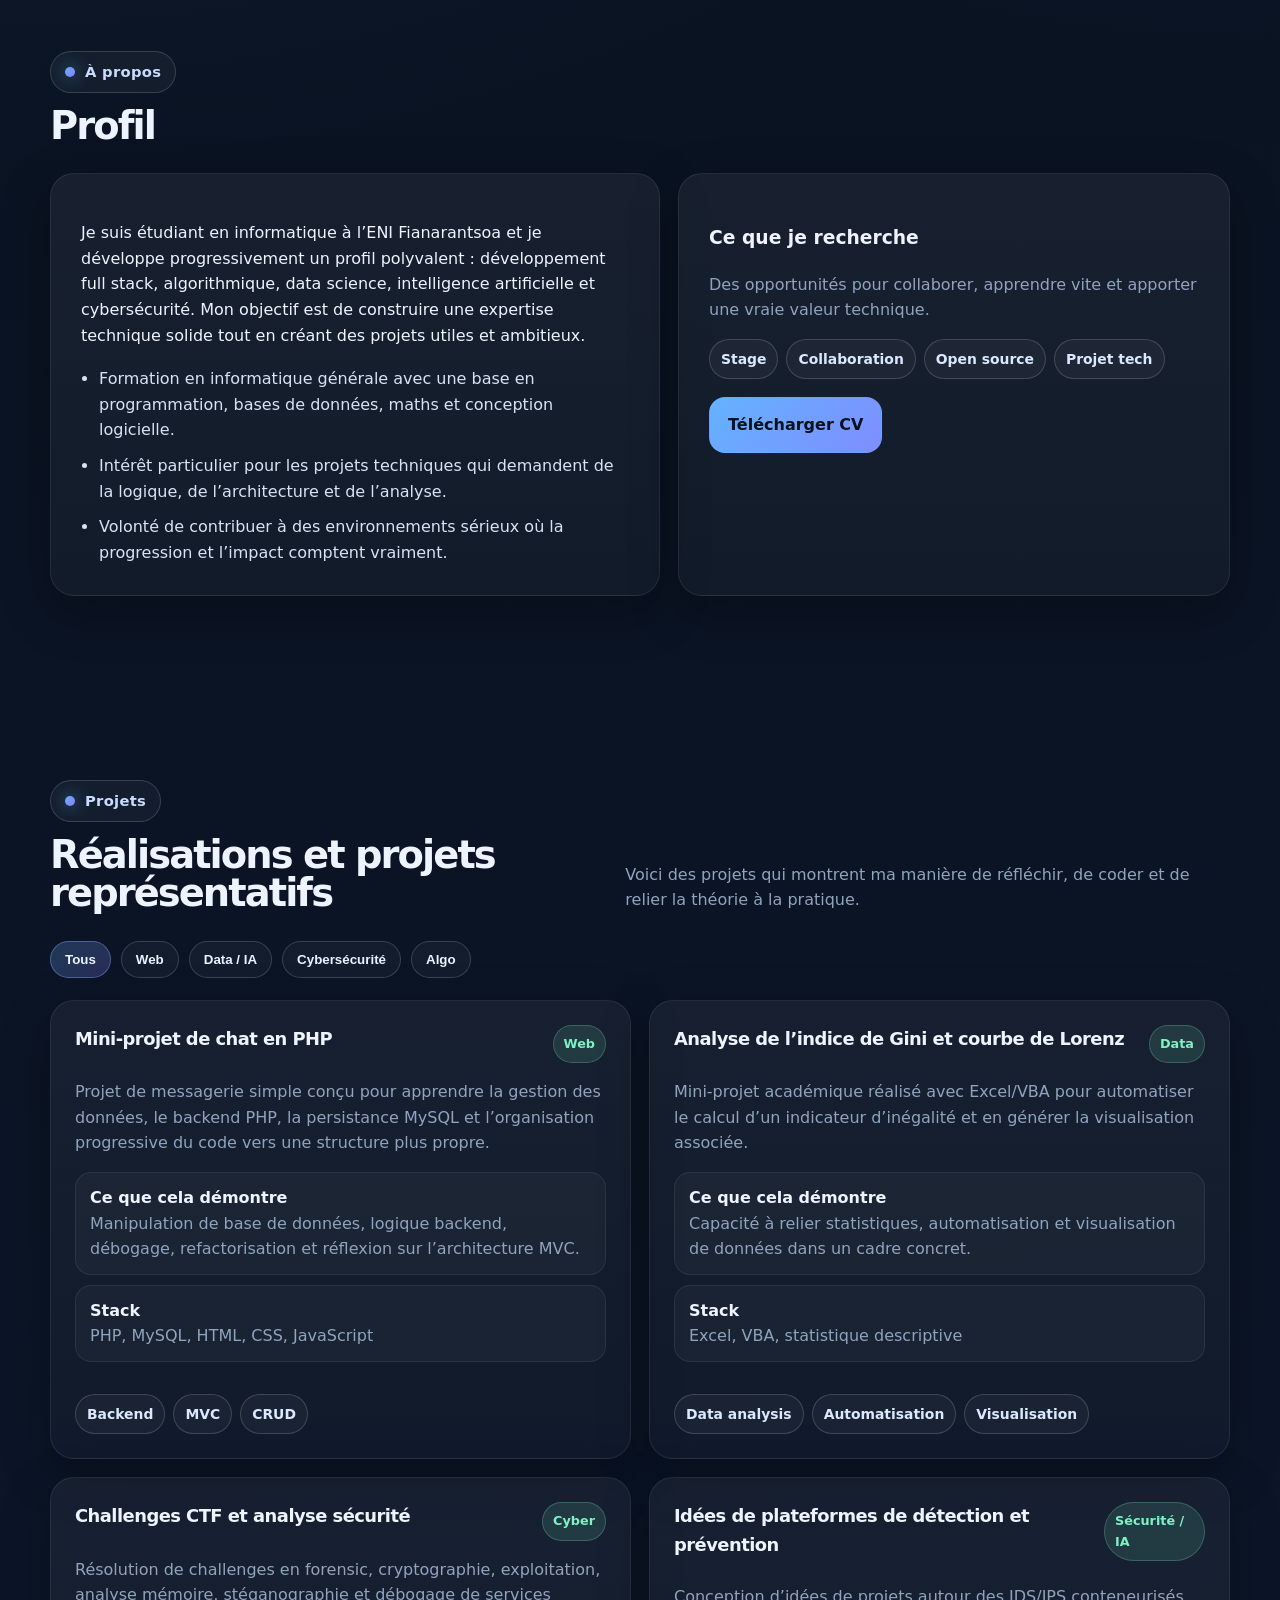
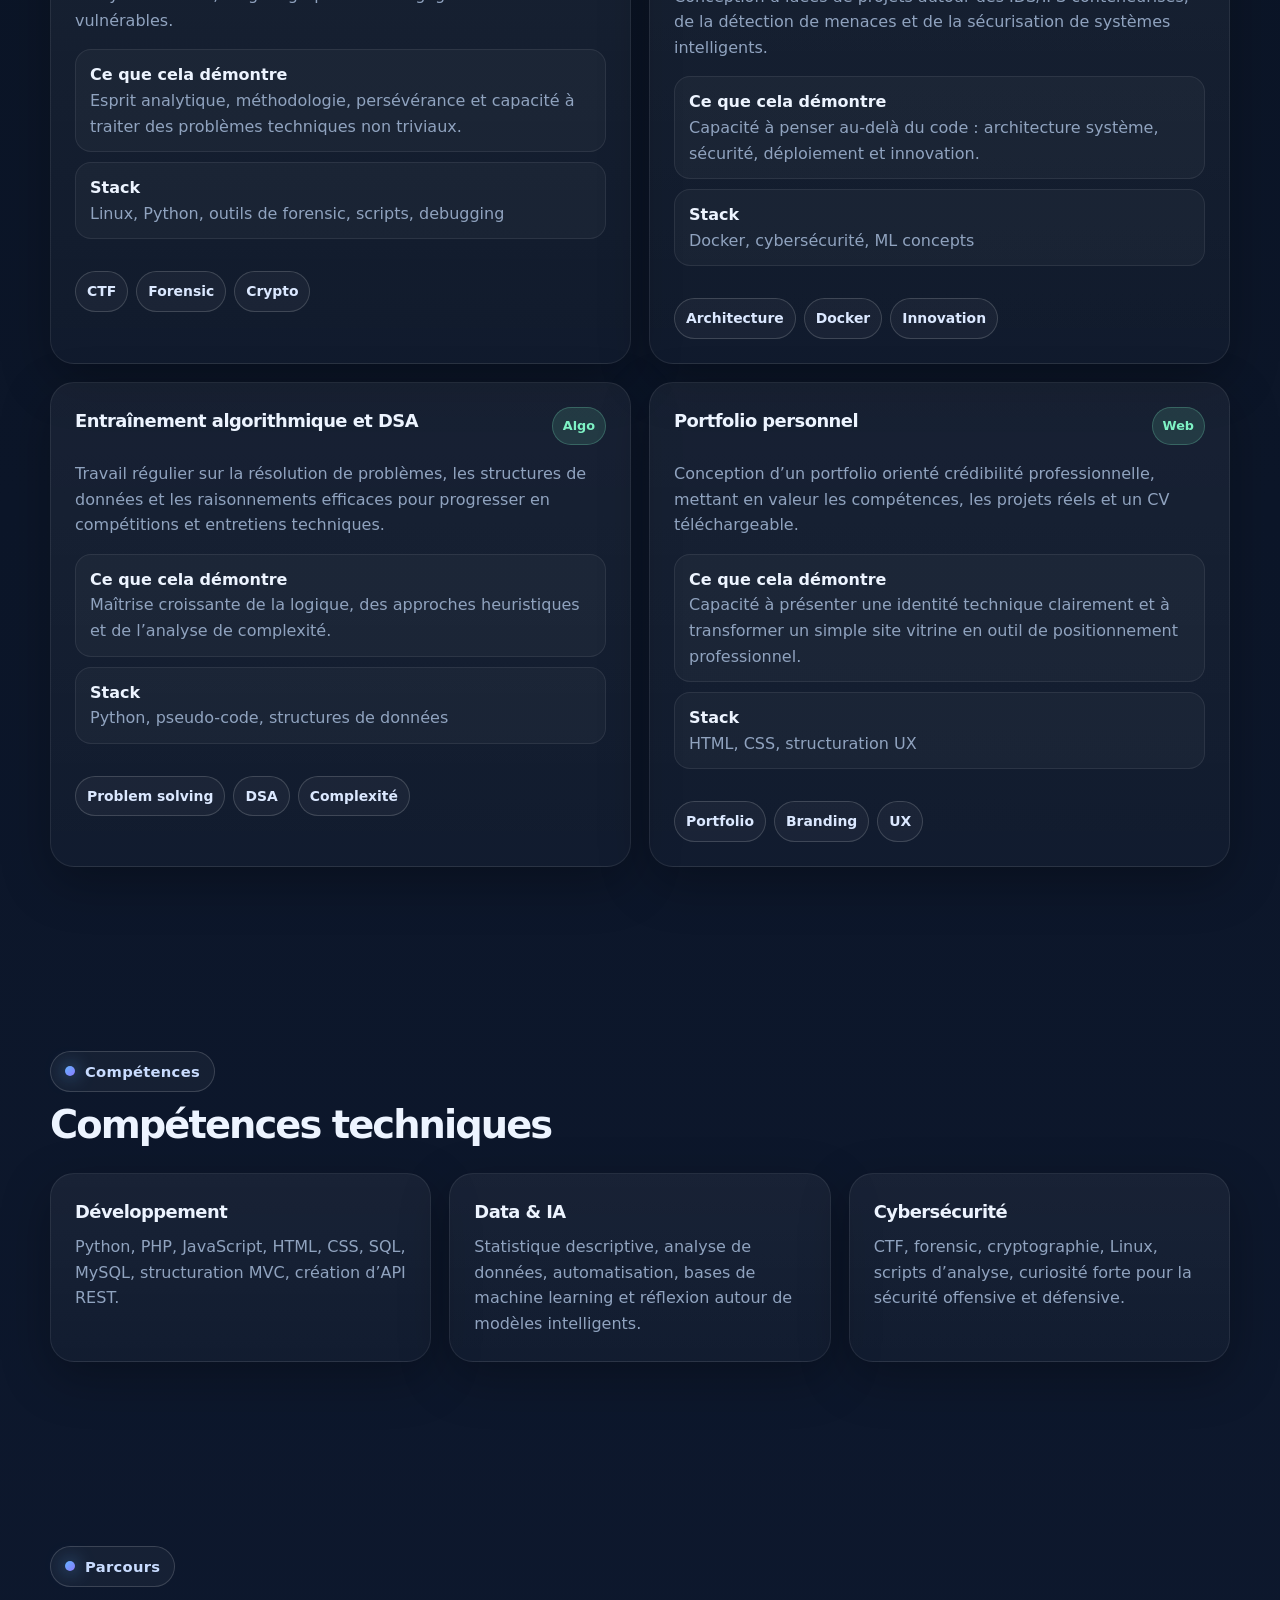
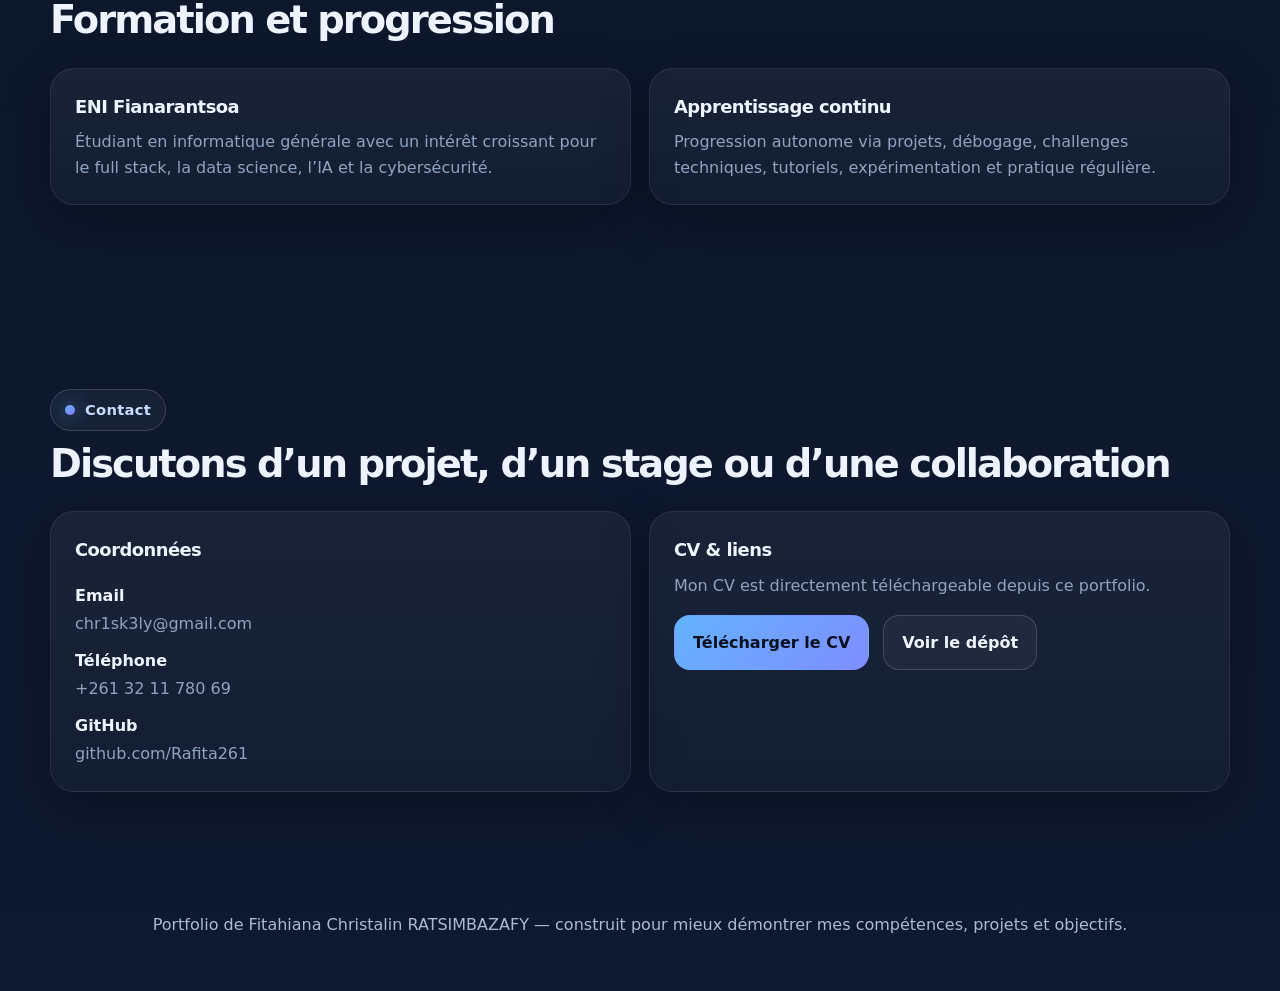
<file: portfolio-v2.html>
<!DOCTYPE html>
<html lang="fr">
<head>
  <meta charset="UTF-8" />
  <meta name="viewport" content="width=device-width, initial-scale=1.0" />
  <title>Fitahiana Christalin — Portfolio</title>
  <meta name="description" content="Portfolio de RATSIMBAZAFY Fitahiana Christalin — développeur full stack, algorithmique, data et cybersécurité." />
  <style>
    :root{
      --bg:#08111f;
      --bg-2:#0f1b2d;
      --panel:#101d31;
      --panel-2:#13233a;
      --soft:#90a3bf;
      --text:#edf4ff;
      --line:rgba(255,255,255,.08);
      --line-2:rgba(255,255,255,.16);
      --brand:#63b3ff;
      --brand-2:#8b7bff;
      --good:#7ef2c5;
      --shadow:0 16px 50px rgba(0,0,0,.28);
      --radius:24px;
      --max:1180px;
    }
    *{box-sizing:border-box} html{scroll-behavior:smooth}
    body{margin:0;font-family:Inter,ui-sans-serif,system-ui,-apple-system,"Segoe UI",Roboto,Arial,sans-serif;color:var(--text);background:radial-gradient(circle at top left, rgba(99,179,255,.18), transparent 30%),radial-gradient(circle at top right, rgba(139,123,255,.15), transparent 28%),linear-gradient(180deg, #07101d 0%, #0a1322 28%, #0e1930 100%);line-height:1.6}
    a{color:inherit;text-decoration:none} .container{width:min(calc(100% - 32px), var(--max)); margin:0 auto} .section{padding:92px 0}
    .muted{color:var(--soft)} .eyebrow{display:inline-flex;align-items:center;gap:10px;padding:8px 14px;border-radius:999px;border:1px solid var(--line-2);background:rgba(255,255,255,.04);color:#c9dcff;font-size:.92rem;font-weight:700;letter-spacing:.02em}
    .eyebrow::before{content:"";width:10px;height:10px;border-radius:999px;background:linear-gradient(135deg, var(--brand), var(--brand-2));box-shadow:0 0 18px rgba(99,179,255,.8)}
    .nav-wrap{position:sticky; top:0; z-index:40;backdrop-filter: blur(12px);background:rgba(8,17,31,.72);border-bottom:1px solid rgba(255,255,255,.05)}
    .nav{display:flex; align-items:center; justify-content:space-between;gap:20px; padding:16px 0}.brand{font-weight:800; letter-spacing:-.03em; font-size:1.05rem}.brand span{color:var(--brand)}
    .nav-links{display:flex; gap:18px; flex-wrap:wrap; align-items:center;color:#dce7fb; font-size:.95rem}.nav-links a{opacity:.84}.nav-links a:hover{opacity:1}
    .hero{padding:84px 0 62px;position:relative;overflow:hidden}.hero-grid{display:grid;grid-template-columns: 1.4fr .9fr;gap:28px;align-items:stretch}
    .hero-card,.panel{background:linear-gradient(180deg, rgba(255,255,255,.06), rgba(255,255,255,.03));border:1px solid var(--line);border-radius:var(--radius);box-shadow:var(--shadow)} .hero-card{padding:34px}
    .hero h1{margin:18px 0 14px;font-size:clamp(2.3rem, 5vw, 4.6rem);line-height:.96;letter-spacing:-.055em}.hero h1 .accent{background:linear-gradient(135deg, #fff, #b6d7ff 40%, #9eabff 100%);-webkit-background-clip:text;background-clip:text;color:transparent}
    .hero p.lead{margin:0;max-width:760px;color:#c7d7ef;font-size:1.08rem}.hero-actions{display:flex; flex-wrap:wrap; gap:14px; margin-top:24px}
    .btn{display:inline-flex; align-items:center; justify-content:center; gap:10px;padding:14px 18px;border-radius:16px;border:1px solid var(--line-2);font-weight:700;transition:transform .2s ease, border-color .2s ease, background .2s ease}.btn:hover{transform:translateY(-2px)}
    .btn.primary{background:linear-gradient(135deg, var(--brand), #7f8dff);color:#07111f;border-color:transparent}.btn.secondary{background:rgba(255,255,255,.04);color:#eff5ff}
    .mini-grid{display:grid;grid-template-columns:repeat(2, minmax(0, 1fr));gap:16px;padding:20px}.mini-card{border:1px solid var(--line);border-radius:20px;background:linear-gradient(180deg, rgba(255,255,255,.05), rgba(255,255,255,.025));padding:20px;min-height:144px}
    .mini-card strong{display:block;font-size:1.8rem;line-height:1;margin-bottom:8px;letter-spacing:-.05em}.mini-card span{color:#dbe7f8;font-weight:700}.mini-card p{margin:8px 0 0;color:var(--soft);font-size:.96rem;line-height:1.45}
    .section-head{display:flex; align-items:end; justify-content:space-between; gap:20px;margin-bottom:28px}.section-head h2{margin:14px 0 0;font-size:clamp(1.8rem, 3vw, 3rem);line-height:1;letter-spacing:-.05em}.section-head p{margin:8px 0 0; max-width:720px}
    .proof-grid,.projects-grid,.skills-grid,.timeline{display:grid;gap:18px}.proof-grid{grid-template-columns:repeat(3, minmax(0, 1fr))}.projects-grid{grid-template-columns:repeat(2, minmax(0, 1fr))}.skills-grid{grid-template-columns:repeat(3, minmax(0, 1fr))}.timeline{grid-template-columns:1fr 1fr}
    .proof-card,.project-card,.skill-card,.timeline-item,.contact-card{border:1px solid var(--line);border-radius:24px;background:linear-gradient(180deg, rgba(255,255,255,.05), rgba(255,255,255,.025));padding:24px;box-shadow:var(--shadow)}
    .proof-card h3,.project-card h3,.skill-card h3,.timeline-item h3,.contact-card h3{margin:0 0 8px;font-size:1.12rem;letter-spacing:-.03em}.proof-card p,.project-card p,.skill-card p,.timeline-item p,.contact-card p{margin:0;color:var(--soft)}
    .tag-row{display:flex; flex-wrap:wrap; gap:8px; margin-top:16px}.tag{display:inline-flex; align-items:center;padding:8px 11px;border:1px solid var(--line-2);border-radius:999px;background:rgba(255,255,255,.04);color:#dbe8ff;font-size:.87rem;font-weight:700}
    .about-grid{display:grid;grid-template-columns:1.05fr .95fr;gap:18px}.about-card{padding:30px}.about-card ul{margin:18px 0 0;padding-left:18px;color:#d7e3f5}.about-card li+li{margin-top:10px}
    .projects-toolbar{display:flex; gap:10px; flex-wrap:wrap; margin-bottom:22px}.filter-btn{padding:10px 14px; border-radius:999px; border:1px solid var(--line-2);background:rgba(255,255,255,.035); color:#e9f2ff; font-weight:700; cursor:pointer}.filter-btn.active{background:linear-gradient(135deg, rgba(99,179,255,.23), rgba(139,123,255,.24)); border-color:rgba(149,190,255,.35)}
    .project-card{display:flex; flex-direction:column; gap:16px}.project-top{display:flex; align-items:flex-start; justify-content:space-between; gap:14px}.project-top span{display:inline-flex; padding:8px 10px; border-radius:999px; background:rgba(126,242,197,.12); color:var(--good); font-weight:800; font-size:.8rem; border:1px solid rgba(126,242,197,.24)}
    .project-card .meta{display:grid; gap:10px}.project-card .meta div{padding:12px 14px; border-radius:16px; border:1px solid var(--line); background:rgba(255,255,255,.03)}
    .contact-grid{display:grid; grid-template-columns:1fr 1fr; gap:18px}.contact-list{display:grid; gap:12px; margin-top:18px}.contact-item{display:flex; gap:12px; align-items:flex-start}.contact-item strong{display:block; margin-bottom:2px}
    footer{padding:28px 0 54px; color:#a9bbd6; text-align:center}
    @media (max-width: 1024px){.hero-grid,.about-grid,.contact-grid,.projects-grid,.proof-grid,.skills-grid,.timeline{grid-template-columns:1fr}}
    @media (max-width: 760px){.section{padding:72px 0}.hero{padding-top:56px}.hero-card{padding:24px}.mini-grid{grid-template-columns:1fr}.nav{flex-direction:column; align-items:flex-start}.nav-links{gap:14px}}
  </style>
</head>
<body>
  <div class="nav-wrap">
    <div class="container nav">
      <a class="brand" href="#home">Christalin<span>.</span></a>
      <div class="nav-links">
        <a href="#about">À propos</a>
        <a href="#projects">Projets</a>
        <a href="#skills">Compétences</a>
        <a href="#journey">Parcours</a>
        <a href="#contact">Contact</a>
      </div>
    </div>
  </div>
  <header class="hero" id="home">
    <div class="container hero-grid">
      <div class="hero-card">
        <span class="eyebrow">Développeur full stack • data • cybersécurité</span>
        <h1>Je construis des <span class="accent">projets concrets</span> avec une forte base en logique, développement et résolution de problèmes.</h1>
        <p class="lead">Je suis Fitahiana Christalin RATSIMBAZAFY, étudiant à l’ENI Fianarantsoa. Je travaille sur des projets en développement web, algorithmique, data science et cybersécurité, avec une approche orientée apprentissage rapide, rigueur technique et impact réel.</p>
        <div class="hero-actions">
          <a class="btn primary" href="CV.html" download>Télécharger mon CV</a>
          <a class="btn secondary" href="#projects">Voir mes projets</a>
          <a class="btn secondary" href="https://github.com/Rafita261" target="_blank" rel="noopener noreferrer">Mon GitHub</a>
        </div>
      </div>
      <aside class="panel mini-grid">
        <div class="mini-card"><strong>Full stack</strong><span>Développement web</span><p>Applications web, backend, structuration MVC, API REST, interfaces propres et évolutives.</p></div>
        <div class="mini-card"><strong>DSA</strong><span>Problem solving</span><p>Goût prononcé pour l’algorithmique, l’optimisation, les structures de données et les challenges techniques.</p></div>
        <div class="mini-card"><strong>Data / IA</strong><span>Analyse et ML</span><p>Intérêt fort pour la statistique, l’analyse de données, les modèles simples et les applications intelligentes.</p></div>
        <div class="mini-card"><strong>Cyber</strong><span>Sécurité offensive et défensive</span><p>Curiosité forte pour le hacking éthique, les CTF, l’analyse forensique et la sécurisation d’applications.</p></div>
      </aside>
    </div>
  </header>
  <section class="section" id="proof">
    <div class="container">
      <div class="section-head"><div><span class="eyebrow">Ce que je démontre</span><h2>Des compétences appuyées par des réalisations</h2></div><p class="muted">Plutôt qu’une simple liste de technologies, ce portfolio met en avant ce que je sais réellement faire, apprendre et construire.</p></div>
      <div class="proof-grid">
        <article class="proof-card"><h3>Capacité d’apprentissage rapide</h3><p>Je passe vite d’un sujet théorique à une implémentation pratique, que ce soit en web, data, algorithmique ou cybersécurité.</p><div class="tag-row"><span class="tag">Autonomie</span><span class="tag">Veille</span><span class="tag">Adaptabilité</span></div></article>
        <article class="proof-card"><h3>Résolution de problèmes</h3><p>J’aime décortiquer un problème, tester des hypothèses, corriger, optimiser et arriver à une solution claire et défendable.</p><div class="tag-row"><span class="tag">DSA</span><span class="tag">Debug</span><span class="tag">Rigueur</span></div></article>
        <article class="proof-card"><h3>Vision projet</h3><p>Je m’intéresse aux projets qui ont une utilité réelle : outils de sécurité, apps web, systèmes d’analyse, plateformes intelligentes.</p><div class="tag-row"><span class="tag">Impact</span><span class="tag">Conception</span><span class="tag">Innovation</span></div></article>
      </div>
    </div>
  </section>
  <section class="section" id="about">
    <div class="container">
      <div class="section-head"><div><span class="eyebrow">À propos</span><h2>Profil</h2></div></div>
      <div class="about-grid">
        <div class="panel about-card"><p>Je suis étudiant en informatique à l’ENI Fianarantsoa et je développe progressivement un profil polyvalent : développement full stack, algorithmique, data science, intelligence artificielle et cybersécurité. Mon objectif est de construire une expertise technique solide tout en créant des projets utiles et ambitieux.</p><ul><li>Formation en informatique générale avec une base en programmation, bases de données, maths et conception logicielle.</li><li>Intérêt particulier pour les projets techniques qui demandent de la logique, de l’architecture et de l’analyse.</li><li>Volonté de contribuer à des environnements sérieux où la progression et l’impact comptent vraiment.</li></ul></div>
        <div class="panel about-card"><h3>Ce que je recherche</h3><p class="muted">Des opportunités pour collaborer, apprendre vite et apporter une vraie valeur technique.</p><div class="tag-row"><span class="tag">Stage</span><span class="tag">Collaboration</span><span class="tag">Open source</span><span class="tag">Projet tech</span></div><div style="margin-top:18px"><a class="btn primary" href="CV.html" download>Télécharger CV</a></div></div>
      </div>
    </div>
  </section>
  <section class="section" id="projects">
    <div class="container">
      <div class="section-head"><div><span class="eyebrow">Projets</span><h2>Réalisations et projets représentatifs</h2></div><p class="muted">Voici des projets qui montrent ma manière de réfléchir, de coder et de relier la théorie à la pratique.</p></div>
      <div class="projects-toolbar"><button class="filter-btn active" data-filter="all">Tous</button><button class="filter-btn" data-filter="web">Web</button><button class="filter-btn" data-filter="data">Data / IA</button><button class="filter-btn" data-filter="cyber">Cybersécurité</button><button class="filter-btn" data-filter="algo">Algo</button></div>
      <div class="projects-grid">
        <article class="project-card" data-category="web"><div class="project-top"><h3>Mini-projet de chat en PHP</h3><span>Web</span></div><p>Projet de messagerie simple conçu pour apprendre la gestion des données, le backend PHP, la persistance MySQL et l’organisation progressive du code vers une structure plus propre.</p><div class="meta"><div><strong>Ce que cela démontre</strong><p>Manipulation de base de données, logique backend, débogage, refactorisation et réflexion sur l’architecture MVC.</p></div><div><strong>Stack</strong><p>PHP, MySQL, HTML, CSS, JavaScript</p></div></div><div class="tag-row"><span class="tag">Backend</span><span class="tag">MVC</span><span class="tag">CRUD</span></div></article>
        <article class="project-card" data-category="data"><div class="project-top"><h3>Analyse de l’indice de Gini et courbe de Lorenz</h3><span>Data</span></div><p>Mini-projet académique réalisé avec Excel/VBA pour automatiser le calcul d’un indicateur d’inégalité et en générer la visualisation associée.</p><div class="meta"><div><strong>Ce que cela démontre</strong><p>Capacité à relier statistiques, automatisation et visualisation de données dans un cadre concret.</p></div><div><strong>Stack</strong><p>Excel, VBA, statistique descriptive</p></div></div><div class="tag-row"><span class="tag">Data analysis</span><span class="tag">Automatisation</span><span class="tag">Visualisation</span></div></article>
        <article class="project-card" data-category="cyber"><div class="project-top"><h3>Challenges CTF et analyse sécurité</h3><span>Cyber</span></div><p>Résolution de challenges en forensic, cryptographie, exploitation, analyse mémoire, stéganographie et débogage de services vulnérables.</p><div class="meta"><div><strong>Ce que cela démontre</strong><p>Esprit analytique, méthodologie, persévérance et capacité à traiter des problèmes techniques non triviaux.</p></div><div><strong>Stack</strong><p>Linux, Python, outils de forensic, scripts, debugging</p></div></div><div class="tag-row"><span class="tag">CTF</span><span class="tag">Forensic</span><span class="tag">Crypto</span></div></article>
        <article class="project-card" data-category="cyber data"><div class="project-top"><h3>Idées de plateformes de détection et prévention</h3><span>Sécurité / IA</span></div><p>Conception d’idées de projets autour des IDS/IPS conteneurisés, de la détection de menaces et de la sécurisation de systèmes intelligents.</p><div class="meta"><div><strong>Ce que cela démontre</strong><p>Capacité à penser au-delà du code : architecture système, sécurité, déploiement et innovation.</p></div><div><strong>Stack</strong><p>Docker, cybersécurité, ML concepts</p></div></div><div class="tag-row"><span class="tag">Architecture</span><span class="tag">Docker</span><span class="tag">Innovation</span></div></article>
        <article class="project-card" data-category="algo"><div class="project-top"><h3>Entraînement algorithmique et DSA</h3><span>Algo</span></div><p>Travail régulier sur la résolution de problèmes, les structures de données et les raisonnements efficaces pour progresser en compétitions et entretiens techniques.</p><div class="meta"><div><strong>Ce que cela démontre</strong><p>Maîtrise croissante de la logique, des approches heuristiques et de l’analyse de complexité.</p></div><div><strong>Stack</strong><p>Python, pseudo-code, structures de données</p></div></div><div class="tag-row"><span class="tag">Problem solving</span><span class="tag">DSA</span><span class="tag">Complexité</span></div></article>
        <article class="project-card" data-category="web"><div class="project-top"><h3>Portfolio personnel</h3><span>Web</span></div><p>Conception d’un portfolio orienté crédibilité professionnelle, mettant en valeur les compétences, les projets réels et un CV téléchargeable.</p><div class="meta"><div><strong>Ce que cela démontre</strong><p>Capacité à présenter une identité technique clairement et à transformer un simple site vitrine en outil de positionnement professionnel.</p></div><div><strong>Stack</strong><p>HTML, CSS, structuration UX</p></div></div><div class="tag-row"><span class="tag">Portfolio</span><span class="tag">Branding</span><span class="tag">UX</span></div></article>
      </div>
    </div>
  </section>
  <section class="section" id="skills">
    <div class="container">
      <div class="section-head"><div><span class="eyebrow">Compétences</span><h2>Compétences techniques</h2></div></div>
      <div class="skills-grid">
        <article class="skill-card"><h3>Développement</h3><p>Python, PHP, JavaScript, HTML, CSS, SQL, MySQL, structuration MVC, création d’API REST.</p></article>
        <article class="skill-card"><h3>Data & IA</h3><p>Statistique descriptive, analyse de données, automatisation, bases de machine learning et réflexion autour de modèles intelligents.</p></article>
        <article class="skill-card"><h3>Cybersécurité</h3><p>CTF, forensic, cryptographie, Linux, scripts d’analyse, curiosité forte pour la sécurité offensive et défensive.</p></article>
      </div>
    </div>
  </section>
  <section class="section" id="journey">
    <div class="container">
      <div class="section-head"><div><span class="eyebrow">Parcours</span><h2>Formation et progression</h2></div></div>
      <div class="timeline">
        <article class="timeline-item"><h3>ENI Fianarantsoa</h3><p>Étudiant en informatique générale avec un intérêt croissant pour le full stack, la data science, l’IA et la cybersécurité.</p></article>
        <article class="timeline-item"><h3>Apprentissage continu</h3><p>Progression autonome via projets, débogage, challenges techniques, tutoriels, expérimentation et pratique régulière.</p></article>
      </div>
    </div>
  </section>
  <section class="section" id="contact">
    <div class="container">
      <div class="section-head"><div><span class="eyebrow">Contact</span><h2>Discutons d’un projet, d’un stage ou d’une collaboration</h2></div></div>
      <div class="contact-grid">
        <article class="contact-card"><h3>Coordonnées</h3><div class="contact-list"><div class="contact-item"><div><strong>Email</strong><span class="muted">chr1sk3ly@gmail.com</span></div></div><div class="contact-item"><div><strong>Téléphone</strong><span class="muted">+261 32 11 780 69</span></div></div><div class="contact-item"><div><strong>GitHub</strong><span class="muted"><a href="https://github.com/Rafita261" target="_blank">github.com/Rafita261</a></span></div></div></div></article>
        <article class="contact-card"><h3>CV & liens</h3><p>Mon CV est directement téléchargeable depuis ce portfolio.</p><div class="hero-actions" style="margin-top:16px"><a class="btn primary" href="CV.html" download>Télécharger le CV</a><a class="btn secondary" href="https://github.com/Rafita261/Chriskely" target="_blank">Voir le dépôt</a></div></article>
      </div>
    </div>
  </section>
  <footer><div class="container">Portfolio de Fitahiana Christalin RATSIMBAZAFY — construit pour mieux démontrer mes compétences, projets et objectifs.</div></footer>
  <script>
    const buttons = document.querySelectorAll('.filter-btn');
    const cards = document.querySelectorAll('.project-card');
    buttons.forEach(btn => {
      btn.addEventListener('click', () => {
        buttons.forEach(b => b.classList.remove('active'));
        btn.classList.add('active');
        const filter = btn.dataset.filter;
        cards.forEach(card => {
          const category = card.dataset.category;
          card.style.display = (filter === 'all' || category.includes(filter)) ? 'flex' : 'none';
        });
      });
    });
  </script>
</body>
</html>
</file>
<file: index.css>
body {
    margin: 0;
    font-family: Arial, sans-serif;
    /*background-image: url('./background.png');*/
    background: radial-gradient(circle,#FFD875,#F4A300);
    background-repeat: no-repeat;
    background-size: cover;
    color: #1B5E20;
    scroll-behavior: smooth;
    min-height: 100vh;
}

section {
    display: flex;
    flex-direction: column;
    min-height: 70vh;
    padding: 25px 50px;
    background-color: #fff8ecc9;
    border-radius: 10px;
    margin: 15%;
}

h1,
h2,
h3 {
    color: #1B5E20;
}

h1 {
    font-size: calc(1em + 3vw);
    margin: 20px 0;
}

h2 {
    font-size: 2em;
    margin: 15px 0;
}

h3 {
    font-size: 1.5em;
    margin: 10px 0;
}

p {
    font-size: 1em;
    line-height: 1.6;
    margin: 10px 0;
}

footer {
    color: #FFF8EC;
    padding: 20px;
    text-align: center;
    margin-bottom: 30px;
}

footer h3 {
    margin-bottom: 10px;
}

footer p {
    margin-bottom: 20px;
}

#home {
    background: none;
    margin-top: 7%;
}

.flex-row {
    display: flex;
    flex-direction: row;
    flex-wrap: wrap;
    justify-content: space-between;
}
#about, #services, #contact{
    background-color: #FFF8EC;
    border-radius: 20px;
}
#photo{
    width: 100%;
    height: auto;
    margin-left: 0px;

}
@font-face {
    font-family: 'Poppins';
    src: url('./fonts/Poppins-Medium.ttf') format('truetype');
}
*{
    font-family: Poppins;
}

img{
    top: 50px;
    z-index: 2;
    width: 100%;
    height: auto;
    position: relative;
}
#send_message {
    background-color: #FFF8EC;
    border-radius: 15px;
    padding: 10px;
    box-shadow: 0 4px 6px rgba(0, 0, 0, 0.1);
    margin: 20px auto;
    width: 100%;
}

#send_message form {
    display: flex;
    flex-direction: column;
}

#send_message label {
    font-size: 1em;
    margin-bottom: 5px;
    color: #1B5E20;
}

#send_message input,#send_message textarea {
    font-size: 1em;
    padding: 10px;
    margin-bottom: 15px;
    border: 1px solid #ccc;
    border-radius: 5px;
    width: 100%;
    box-sizing: border-box;
}

#send_message button {
    background-color: #1B5E20;
    color: #FFF8EC;
    font-size: 1em;
    padding: 10px 15px;
    border: none;
    border-radius: 5px;
    cursor: pointer;
    transition: background-color 0.3s ease;
}

#send_message button:hover {
    background-color: #145A14;
}
.w50{
   max-width: 50%;
   min-width: 50px;
}
.services{
    div{
        width: 39%;
        height: 150px;
        margin: 2.5%;
        background-color: #FFD875;
        border-radius: 15px;
        padding: 5px 20px;
    }
    div:hover {
        transform: scale(1.1);
        transition: transform 0.3s ease, width 0.3s ease, height 0.3s ease;
    }
    justify-content: center;
}
.top-right-button {
    position: fixed;
    top: 10px;
    right: 10px;
    padding: 10px 15px;
    background-color: #333333;
    color: white;
    text-decoration: none;
    border-radius: 5px;
    font-size: 14px;
}

.top-right-button:hover {
    transform: scale(1.05);
}
.animate-text {
    animation: fadeInUp 1.5s ease-in-out;
}

@keyframes fadeInUp {
    0% {
        opacity: 0;
        transform: translateY(20px);
    }

    100% {
        opacity: 1;
        transform: translateY(0);
    }
}
</file>
<file: min_screen.css>
/* min_screen.css */

/* Appliquer des styles spécifiques pour les écrans de moins de 768px */
@media (max-width: 768px) {
    body {
        margin: 0;
        font-size: 14px;
        padding: 10px;
    }

    section {
        padding: 15px;
        margin: 5%;
    }

    h1 {
        font-size: 1.5em;
        margin: 10px 0;
    }

    h2 {
        font-size: 1.2em;
        margin: 10px 0;
    }

    h3 {
        font-size: 1em;
        margin: 8px 0;
    }

    p {
        font-size: 0.9em;
        line-height: 1.4;
    }

    .flex-row {
        flex-direction: column;
        align-items: center;
    }

    .w50 {
        max-width: 100%;
        margin-bottom: 20px;
    }

    .services div {
        width: 90%;
        margin: 10px auto;
        height: auto;
        padding: 10px;
    }

    #send_message {
        width: 80%;
        padding: 10px;
    }

    img{
        max-width: 25%;
        height: auto;
    }

    #send_message input,
    #send_message textarea {
        font-size: 0.9em;
        padding: 8px;
    }

    #send_message button {
        font-size: 0.9em;
        padding: 8px 10px;
    }

    .top-right-button {
        font-size: 12px;
        padding: 8px 10px;
    }

    footer {
        font-size: 0.8em;
        padding: 10px;
    }

}
</file>
